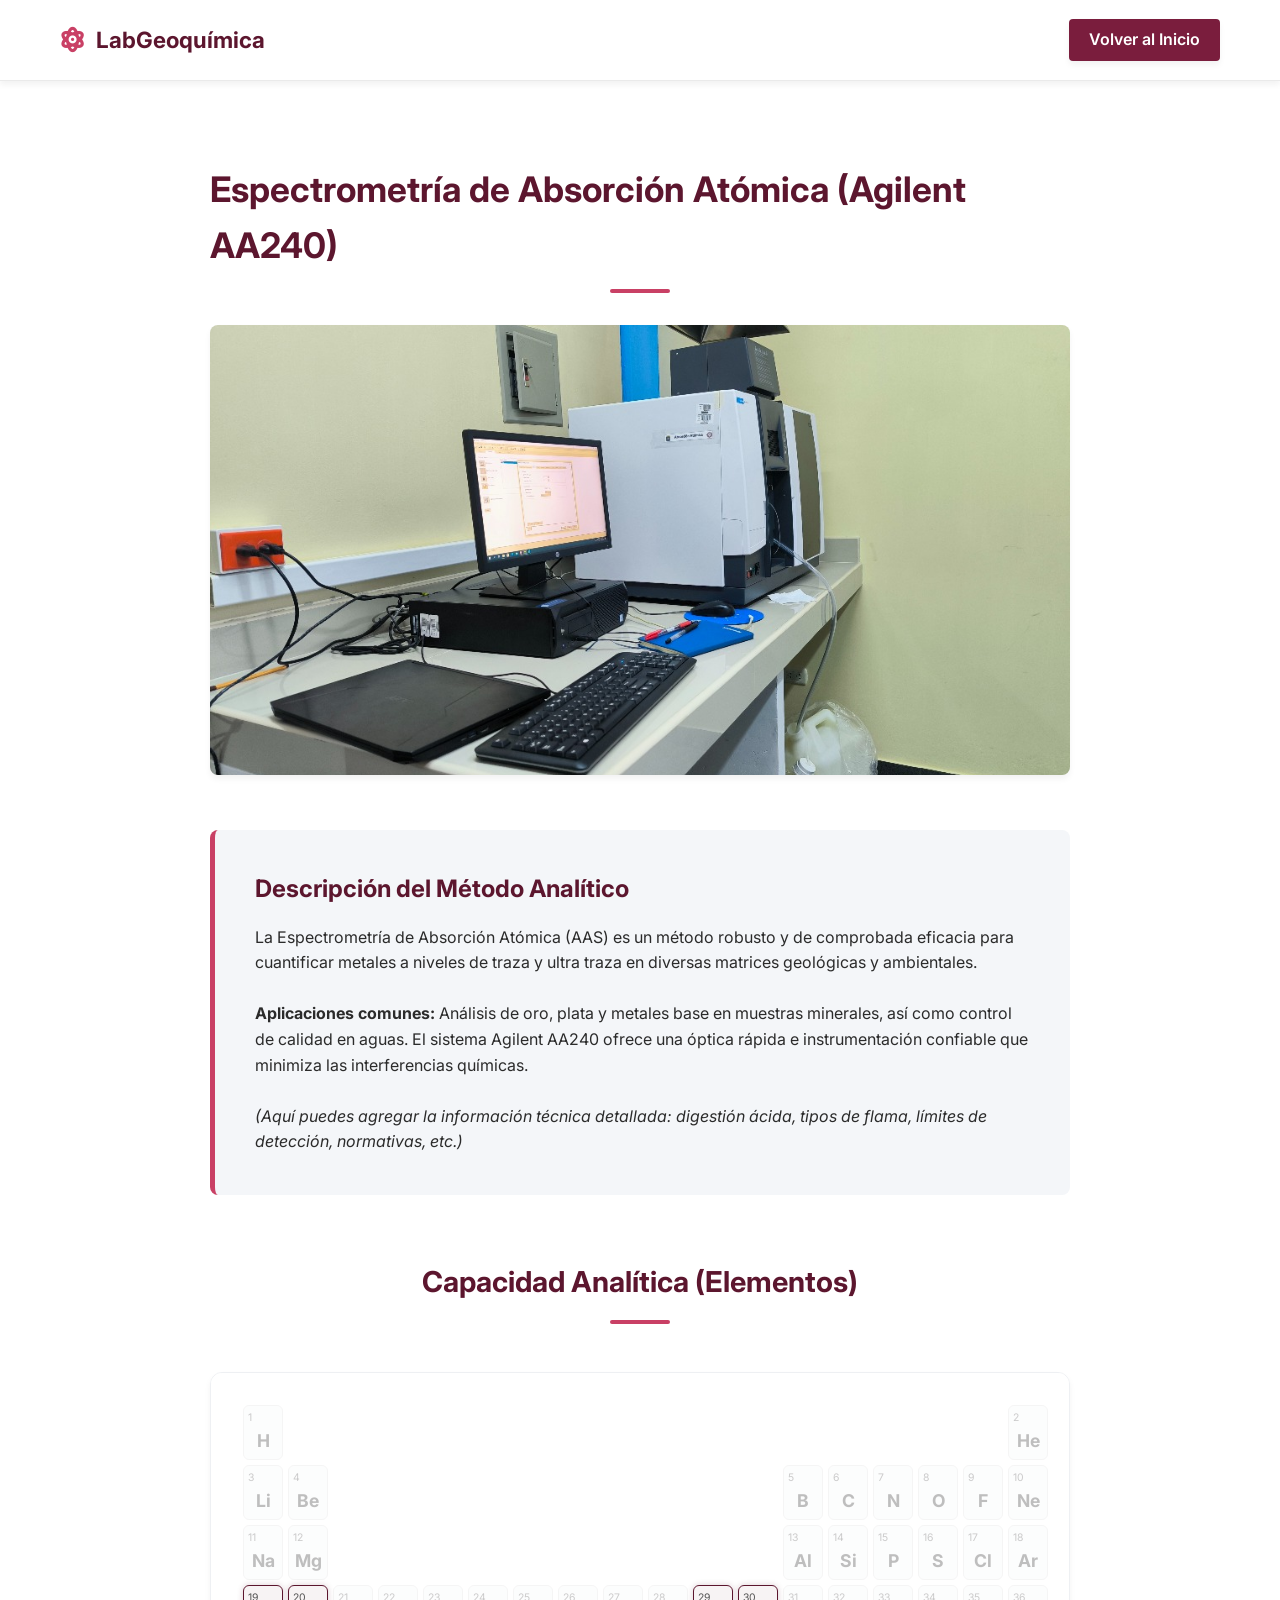
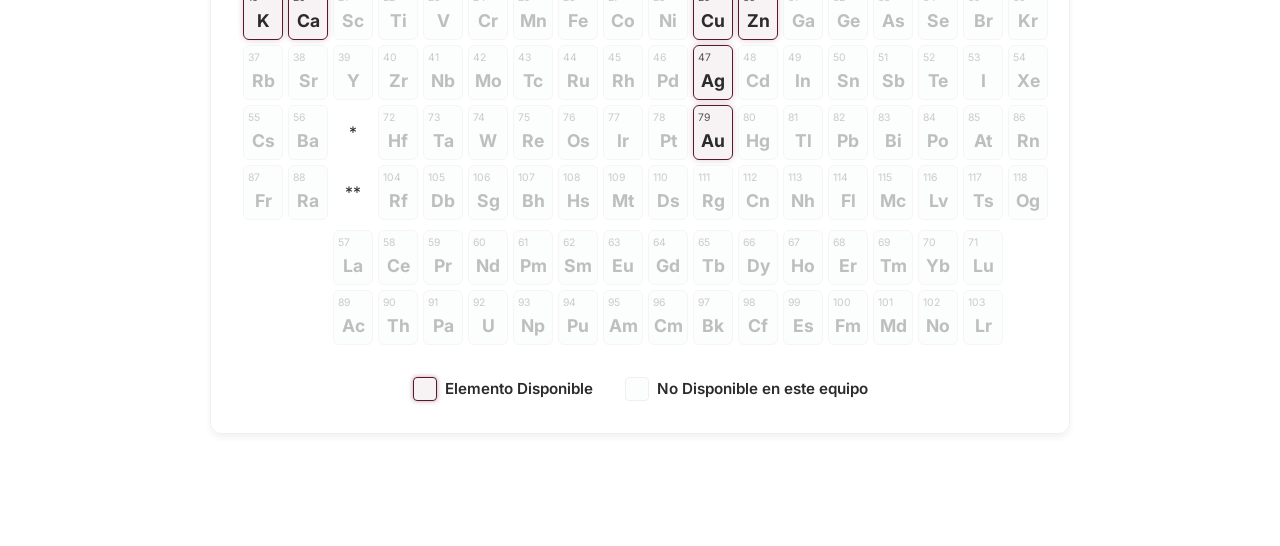
<file: geoquimica_lab/detalle-aa240.html>
<!DOCTYPE html>
<html lang="es">
<head>
    <meta charset="UTF-8">
    <meta name="viewport" content="width=device-width, initial-scale=1.0">
    <title>Espectrometría AA240 - LabGeoquímica</title>
    <link href="https://fonts.googleapis.com/css2?family=Inter:wght@300;400;600;700&display=swap" rel="stylesheet">
    <link rel="stylesheet" href="https://cdnjs.cloudflare.com/ajax/libs/font-awesome/6.4.0/css/all.min.css">
    <link rel="stylesheet" href="styles.css">
    <link rel="stylesheet" href="tabla-periodica.css">
</head>
<body>
    <nav class="navbar" style="position: relative; background: var(--bg-white); border-bottom: 1px solid #eaeaea;">
        <div class="container">
            <a href="index.html" class="logo"><i class="fas fa-atom"></i> LabGeoquímica</a>
            <a href="index.html" class="btn btn-primary" style="padding: 8px 20px; border-radius: 4px;">Volver al Inicio</a>
        </div>
    </nav>
    <section class="section-padding">
        <div class="container" style="max-width: 900px;">
            <h1 class="section-title" style="font-size: 2.2rem; margin-bottom: 2rem; text-align: left;">Espectrometría de Absorción Atómica (Agilent AA240)</h1>
            <img src="aa240.jpg" alt="Agilent AA240" style="width:100%; height:450px; object-fit:cover; border-radius:8px; margin-bottom: 3rem; box-shadow: var(--shadow-sm);">
            
            <div style="background: var(--bg-light); padding: 2.5rem; border-radius: 8px; border-left: 5px solid var(--accent-color);">
                <h3 style="color: var(--primary-color); margin-bottom: 1rem; font-size: 1.5rem;">Descripción del Método Analítico</h3>
                <p>La Espectrometría de Absorción Atómica (AAS) es un método robusto y de comprobada eficacia para cuantificar metales a niveles de traza y ultra traza en diversas matrices geológicas y ambientales.</p>
                <br>
                <p><strong>Aplicaciones comunes:</strong> Análisis de oro, plata y metales base en muestras minerales, así como control de calidad en aguas. El sistema Agilent AA240 ofrece una óptica rápida e instrumentación confiable que minimiza las interferencias químicas.</p>
                <br>
                <p><em>(Aquí puedes agregar la información técnica detallada: digestión ácida, tipos de flama, límites de detección, normativas, etc.)</em></p>
            </div>
            
            <h2 class="section-title" style="margin-top: 4rem; font-size: 1.8rem;">Capacidad Analítica (Elementos)</h2>
            <div id="periodic-table" data-equipo="aa240" class="pt-container"></div>
            
        </div>
    </section>
    <script src="tabla-periodica.js"></script>
</body>
</html>
</file>
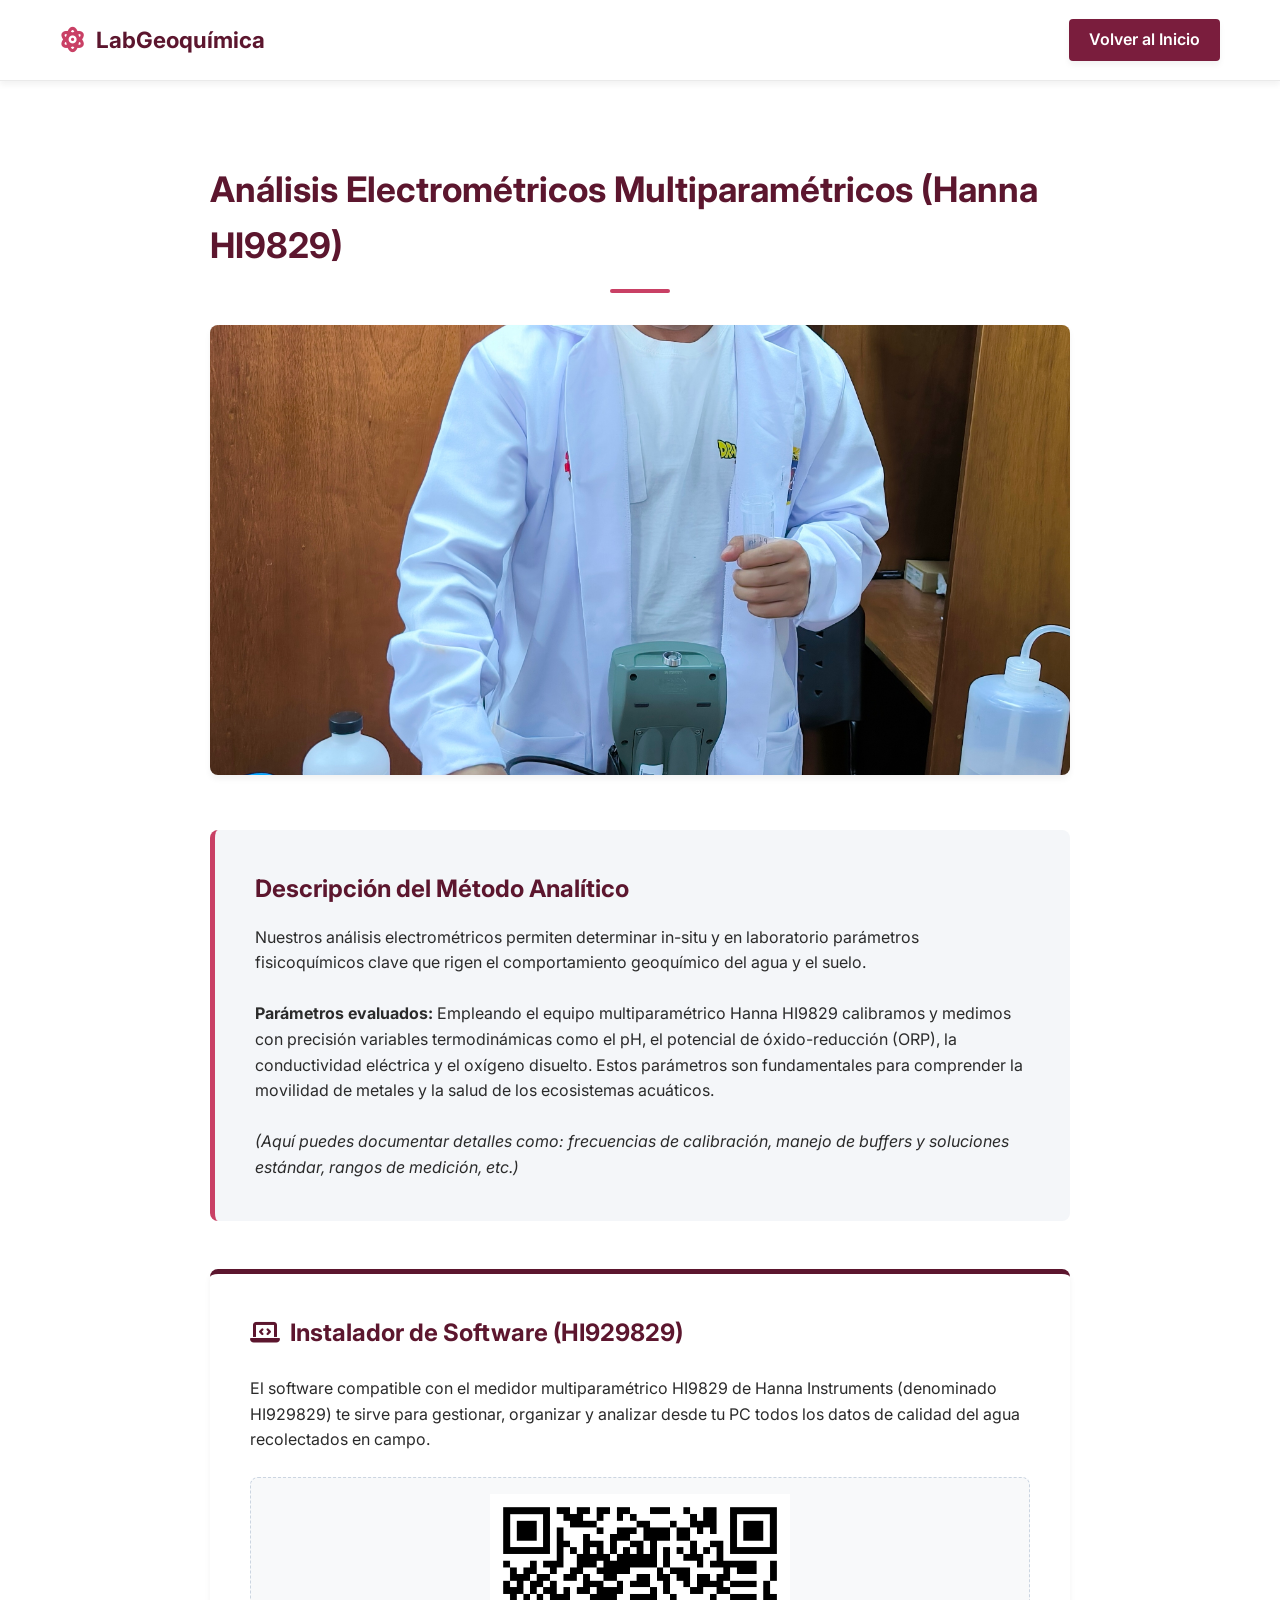
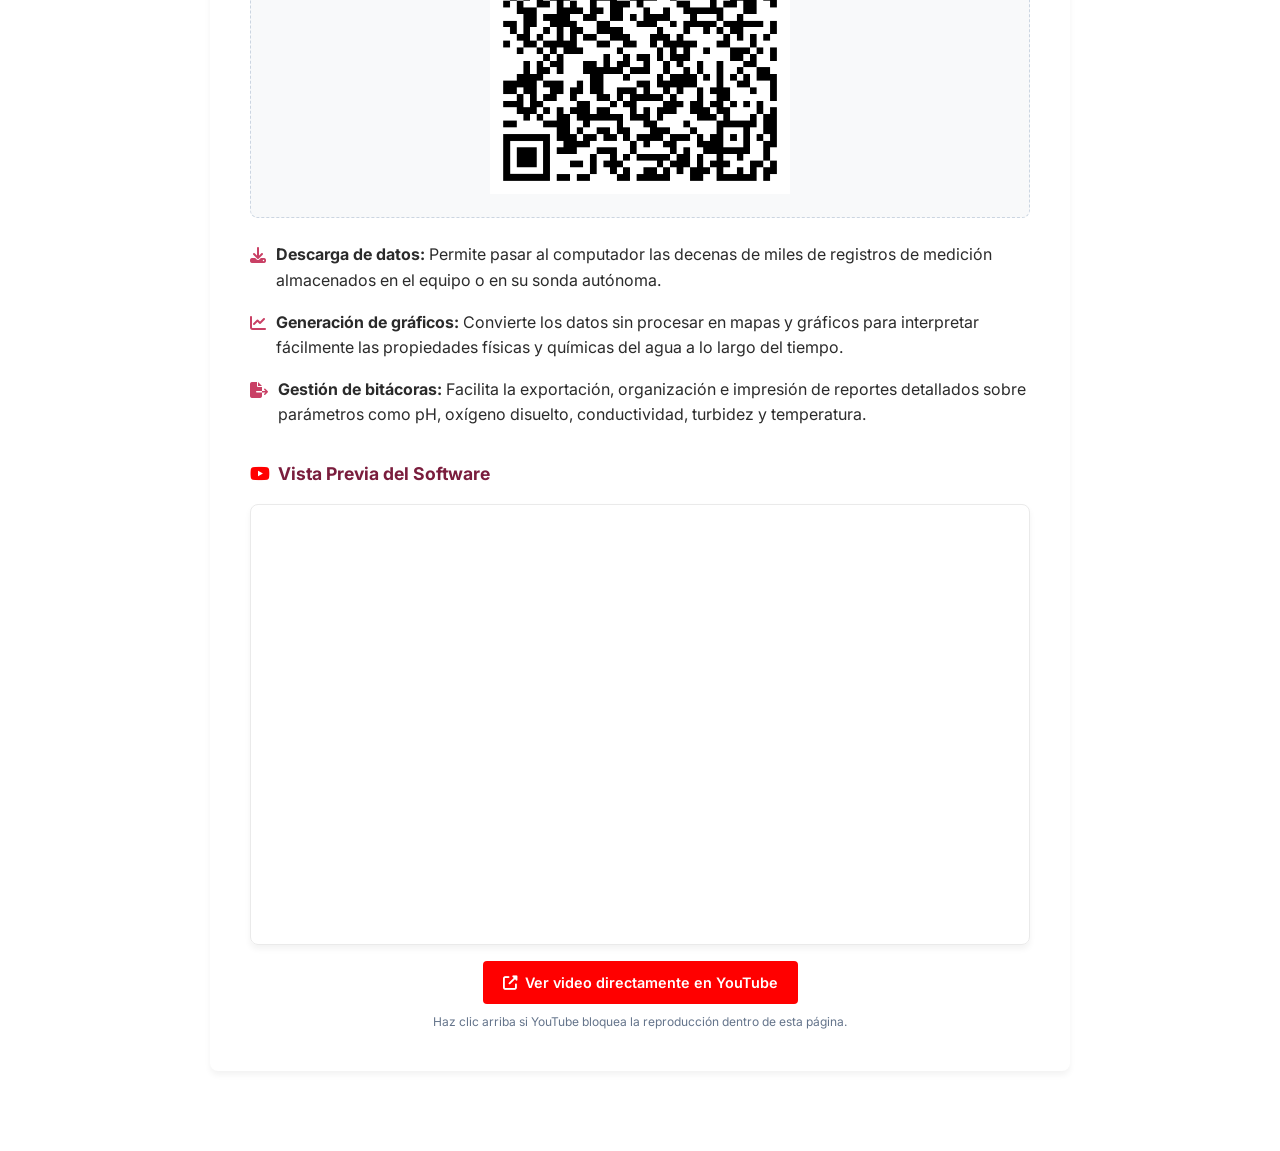
<file: geoquimica_lab/detalle-electrometricos.html>
<!DOCTYPE html>
<html lang="es">
<head>
    <meta charset="UTF-8">
    <meta name="viewport" content="width=device-width, initial-scale=1.0">
    <title>Análisis Electrométricos - LabGeoquímica</title>
    <link href="https://fonts.googleapis.com/css2?family=Inter:wght@300;400;600;700&display=swap" rel="stylesheet">
    <link rel="stylesheet" href="https://cdnjs.cloudflare.com/ajax/libs/font-awesome/6.4.0/css/all.min.css">
    <link rel="stylesheet" href="styles.css">
</head>
<body>
    <nav class="navbar" style="position: relative; background: var(--bg-white); border-bottom: 1px solid #eaeaea;">
        <div class="container">
            <a href="index.html" class="logo"><i class="fas fa-atom"></i> LabGeoquímica</a>
            <a href="index.html" class="btn btn-primary" style="padding: 8px 20px; border-radius: 4px;">Volver al Inicio</a>
        </div>
    </nav>
    <section class="section-padding">
        <div class="container" style="max-width: 900px;">
            <h1 class="section-title" style="font-size: 2.2rem; margin-bottom: 2rem; text-align: left;">Análisis Electrométricos Multiparamétricos (Hanna HI9829)</h1>
            <img src="electroquimicos.jpg" alt="Análisis Electrométrico" style="width:100%; height:450px; object-fit:cover; border-radius:8px; margin-bottom: 3rem; box-shadow: var(--shadow-sm);">
            
            <div style="background: var(--bg-light); padding: 2.5rem; border-radius: 8px; border-left: 5px solid var(--accent-color);">
                <h3 style="color: var(--primary-color); margin-bottom: 1rem; font-size: 1.5rem;">Descripción del Método Analítico</h3>
                <p>Nuestros análisis electrométricos permiten determinar in-situ y en laboratorio parámetros fisicoquímicos clave que rigen el comportamiento geoquímico del agua y el suelo.</p>
                <br>
                <p><strong>Parámetros evaluados:</strong> Empleando el equipo multiparamétrico Hanna HI9829 calibramos y medimos con precisión variables termodinámicas como el pH, el potencial de óxido-reducción (ORP), la conductividad eléctrica y el oxígeno disuelto. Estos parámetros son fundamentales para comprender la movilidad de metales y la salud de los ecosistemas acuáticos.</p>
                <br>
                <p><em>(Aquí puedes documentar detalles como: frecuencias de calibración, manejo de buffers y soluciones estándar, rangos de medición, etc.)</em></p>
            </div>

            <!-- SECCIÓN DE SOFTWARE HI929829 -->
            <div style="margin-top: 3rem; background: var(--bg-white); padding: 2.5rem; border-radius: 8px; box-shadow: var(--shadow-sm); border-top: 5px solid var(--primary-color);">
                <h3 style="color: var(--primary-color); margin-bottom: 1.5rem; font-size: 1.5rem;"><i class="fas fa-laptop-code" style="margin-right: 10px;"></i>Instalador de Software (HI929829)</h3>
                
                <p style="margin-bottom: 1.5rem;">El software compatible con el medidor multiparamétrico HI9829 de Hanna Instruments (denominado HI929829) te sirve para gestionar, organizar y analizar desde tu PC todos los datos de calidad del agua recolectados en campo.</p>
                
                <div style="display: grid; grid-template-columns: 1fr; gap: 2rem;">
                    
                    <!-- Columna Izquierda: Imagen y Lista -->
                    <div>
                        <div style="background: #f8f9fa; padding: 1rem; border-radius: 8px; border: 1px dashed #cbd5e1; margin-bottom: 1.5rem; text-align: center;">
                            <img src="software-hanna-hi929829.png" alt="Instalador de Software HI929829" style="width:100%; max-height: 300px; object-fit:contain; border-radius:4px;">
                        </div>
                        
                        <ul style="list-style-type: none; padding-left: 0; line-height: 1.6;">
                            <li style="margin-bottom: 1rem; display: flex; gap: 10px;">
                                <i class="fas fa-download" style="color: var(--accent-color); margin-top: 5px;"></i>
                                <span><strong>Descarga de datos:</strong> Permite pasar al computador las decenas de miles de registros de medición almacenados en el equipo o en su sonda autónoma.</span>
                            </li>
                            <li style="margin-bottom: 1rem; display: flex; gap: 10px;">
                                <i class="fas fa-chart-line" style="color: var(--accent-color); margin-top: 5px;"></i>
                                <span><strong>Generación de gráficos:</strong> Convierte los datos sin procesar en mapas y gráficos para interpretar fácilmente las propiedades físicas y químicas del agua a lo largo del tiempo.</span>
                            </li>
                            <li style="display: flex; gap: 10px;">
                                <i class="fas fa-file-export" style="color: var(--accent-color); margin-top: 5px;"></i>
                                <span><strong>Gestión de bitácoras:</strong> Facilita la exportación, organización e impresión de reportes detallados sobre parámetros como pH, oxígeno disuelto, conductividad, turbidez y temperatura.</span>
                            </li>
                        </ul>
                    </div>

                    <!-- Columna Derecha: Video -->
                    <div>
                        <h4 style="font-size: 1.1rem; color: var(--secondary-color); margin-bottom: 1rem;"><i class="fab fa-youtube" style="color: #ff0000; margin-right: 8px;"></i>Vista Previa del Software</h4>
                        <div style="position: relative; padding-bottom: 56.25%; height: 0; overflow: hidden; border-radius: 8px; box-shadow: var(--shadow-sm); border: 1px solid #eaeaea; margin-bottom: 1rem;">
                            <iframe style="position: absolute; top: 0; left: 0; width: 100%; height: 100%;" src="https://www.youtube.com/embed/UOwko2oruPw" title="Hanna HI9829 Software Preview" frameborder="0" allow="accelerometer; autoplay; clipboard-write; encrypted-media; gyroscope; picture-in-picture; web-share" allowfullscreen></iframe>
                        </div>
                        <div style="text-align: center;">
                            <a href="https://www.youtube.com/watch?v=UOwko2oruPw" target="_blank" style="display: inline-block; padding: 10px 20px; background-color: #ff0000; color: white; text-decoration: none; border-radius: 4px; font-weight: 600; font-size: 0.9rem; transition: background-color 0.2s;"><i class="fas fa-external-link-alt" style="margin-right: 8px;"></i>Ver video directamente en YouTube</a>
                            <p style="font-size: 0.75rem; color: #64748b; margin-top: 0.5rem;">Haz clic arriba si YouTube bloquea la reproducción dentro de esta página.</p>
                        </div>
                    </div>
                    
                </div>
            </div>
        </div>
    </section>
</body>
</html>
</file>
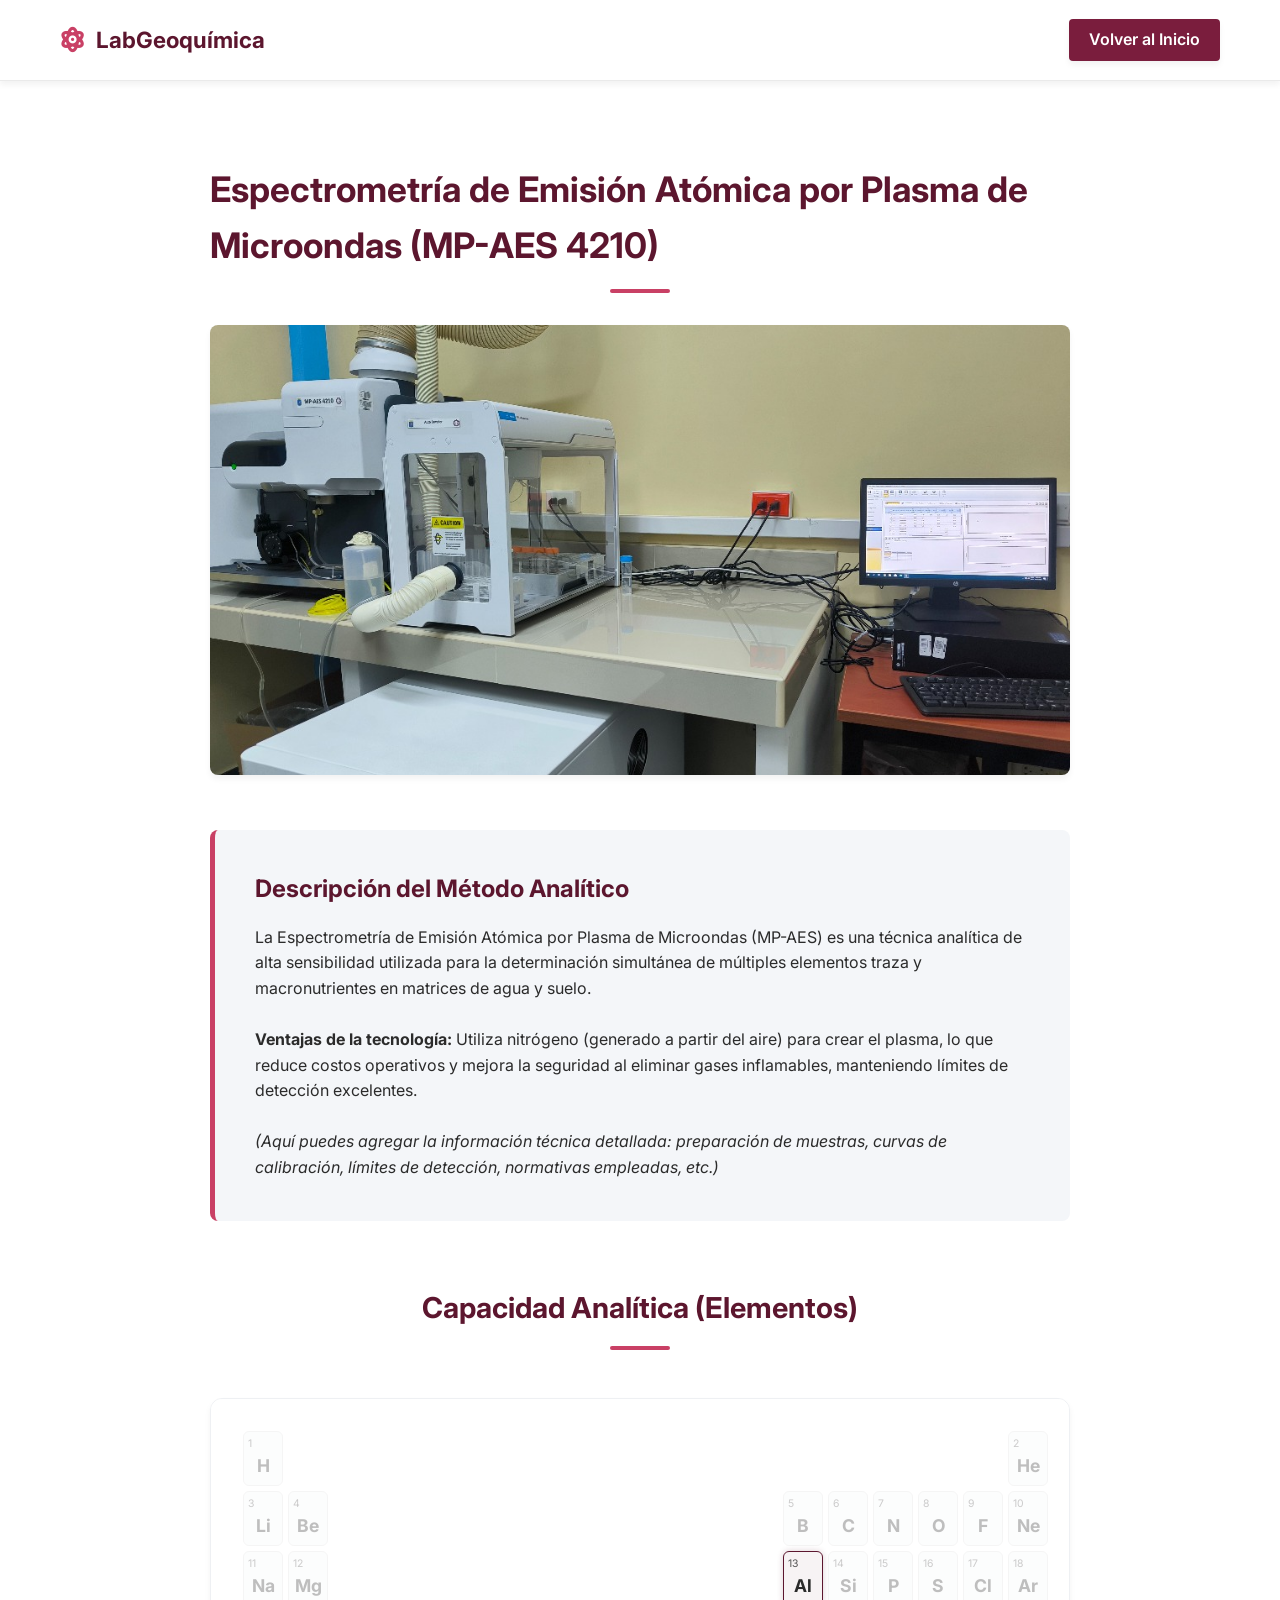
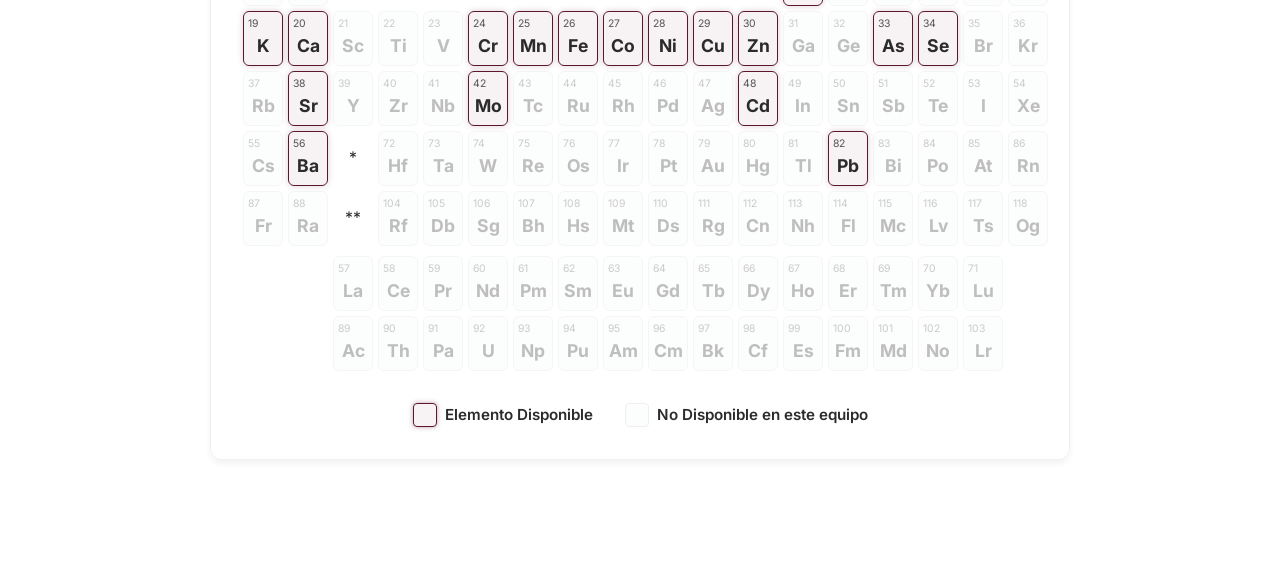
<file: geoquimica_lab/detalle-mp-aes.html>
<!DOCTYPE html>
<html lang="es">
<head>
    <meta charset="UTF-8">
    <meta name="viewport" content="width=device-width, initial-scale=1.0">
    <title>Espectrometría MP-AES - LabGeoquímica</title>
    <link href="https://fonts.googleapis.com/css2?family=Inter:wght@300;400;600;700&display=swap" rel="stylesheet">
    <link rel="stylesheet" href="https://cdnjs.cloudflare.com/ajax/libs/font-awesome/6.4.0/css/all.min.css">
    <link rel="stylesheet" href="styles.css">
    <link rel="stylesheet" href="tabla-periodica.css">
</head>
<body>
    <nav class="navbar" style="position: relative; background: var(--bg-white); border-bottom: 1px solid #eaeaea;">
        <div class="container">
            <a href="index.html" class="logo"><i class="fas fa-atom"></i> LabGeoquímica</a>
            <a href="index.html" class="btn btn-primary" style="padding: 8px 20px; border-radius: 4px;">Volver al Inicio</a>
        </div>
    </nav>
    <section class="section-padding">
        <div class="container" style="max-width: 900px;">
            <h1 class="section-title" style="font-size: 2.2rem; margin-bottom: 2rem; text-align: left;">Espectrometría de Emisión Atómica por Plasma de Microondas (MP-AES 4210)</h1>
            <img src="mp-aes.jpg" alt="Agilent MP-AES 4210" style="width:100%; height:450px; object-fit:cover; border-radius:8px; margin-bottom: 3rem; box-shadow: var(--shadow-sm);">
            
            <div style="background: var(--bg-light); padding: 2.5rem; border-radius: 8px; border-left: 5px solid var(--accent-color);">
                <h3 style="color: var(--primary-color); margin-bottom: 1rem; font-size: 1.5rem;">Descripción del Método Analítico</h3>
                <p>La Espectrometría de Emisión Atómica por Plasma de Microondas (MP-AES) es una técnica analítica de alta sensibilidad utilizada para la determinación simultánea de múltiples elementos traza y macronutrientes en matrices de agua y suelo.</p>
                <br>
                <p><strong>Ventajas de la tecnología:</strong> Utiliza nitrógeno (generado a partir del aire) para crear el plasma, lo que reduce costos operativos y mejora la seguridad al eliminar gases inflamables, manteniendo límites de detección excelentes.</p>
                <br>
                <p><em>(Aquí puedes agregar la información técnica detallada: preparación de muestras, curvas de calibración, límites de detección, normativas empleadas, etc.)</em></p>
            </div>
            
            <h2 class="section-title" style="margin-top: 4rem; font-size: 1.8rem;">Capacidad Analítica (Elementos)</h2>
            <div id="periodic-table" data-equipo="mp-aes" class="pt-container"></div>
            
        </div>
    </section>
    <script src="tabla-periodica.js"></script>
</body>
</html>
</file>
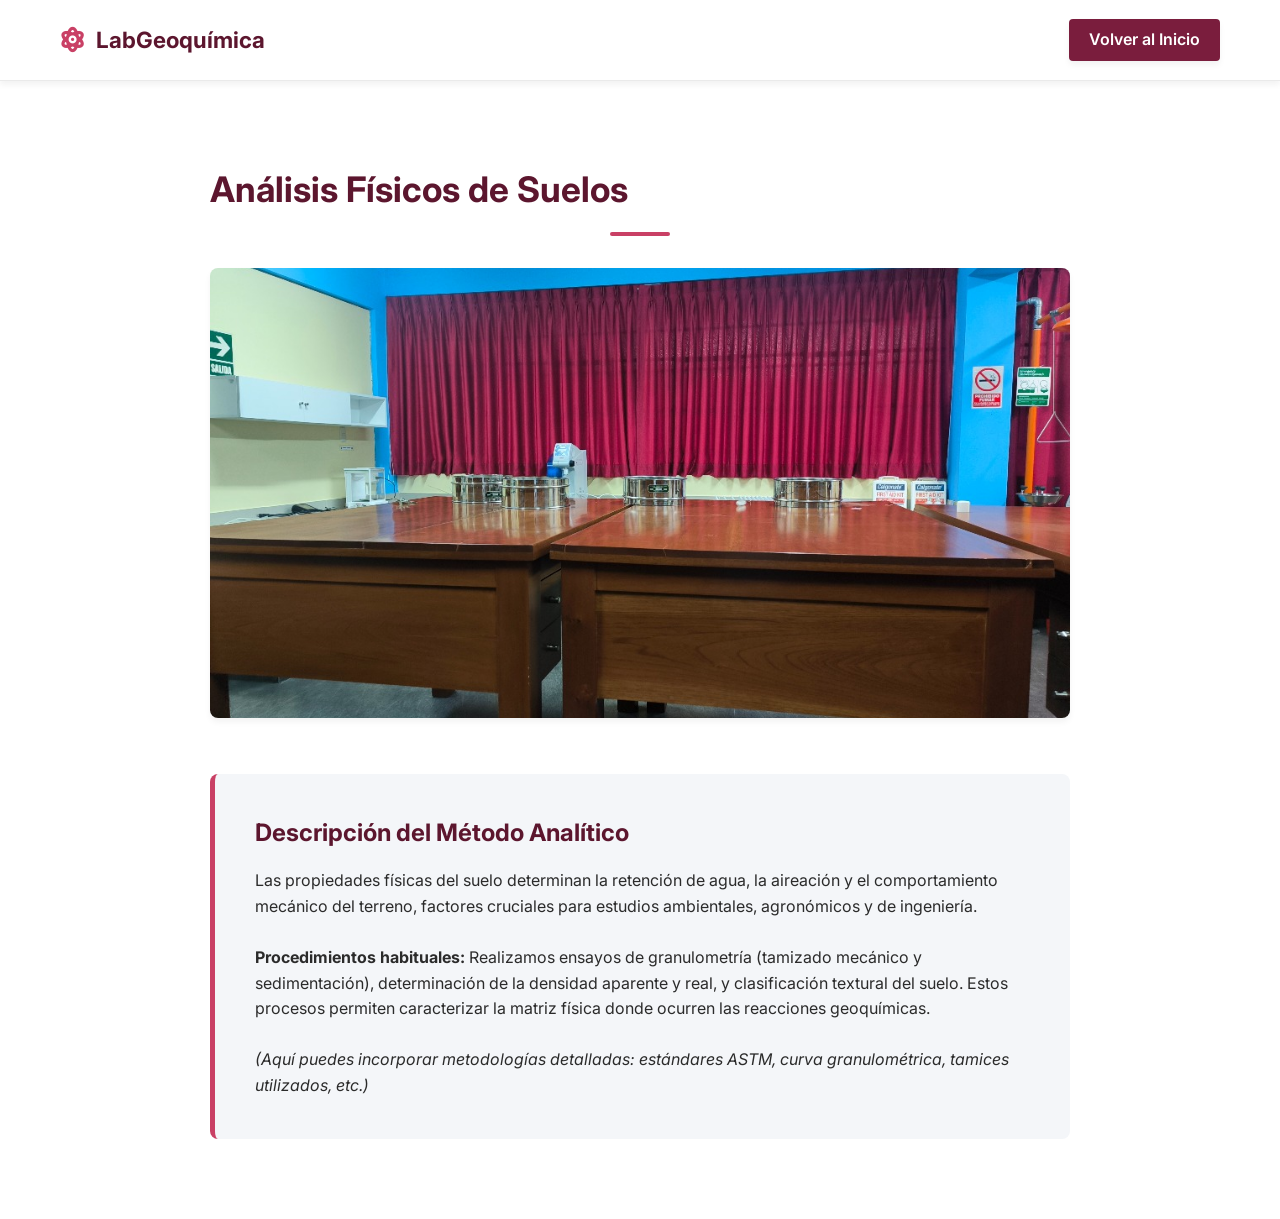
<file: geoquimica_lab/detalle-suelos.html>
<!DOCTYPE html>
<html lang="es">
<head>
    <meta charset="UTF-8">
    <meta name="viewport" content="width=device-width, initial-scale=1.0">
    <title>Análisis Físicos de Suelos - LabGeoquímica</title>
    <link href="https://fonts.googleapis.com/css2?family=Inter:wght@300;400;600;700&display=swap" rel="stylesheet">
    <link rel="stylesheet" href="https://cdnjs.cloudflare.com/ajax/libs/font-awesome/6.4.0/css/all.min.css">
    <link rel="stylesheet" href="styles.css">
</head>
<body>
    <nav class="navbar" style="position: relative; background: var(--bg-white); border-bottom: 1px solid #eaeaea;">
        <div class="container">
            <a href="index.html" class="logo"><i class="fas fa-atom"></i> LabGeoquímica</a>
            <a href="index.html" class="btn btn-primary" style="padding: 8px 20px; border-radius: 4px;">Volver al Inicio</a>
        </div>
    </nav>
    <section class="section-padding">
        <div class="container" style="max-width: 900px;">
            <h1 class="section-title" style="font-size: 2.2rem; margin-bottom: 2rem; text-align: left;">Análisis Físicos de Suelos</h1>
            <img src="granulometria.jpg" alt="Análisis Físicos de Suelos" style="width:100%; height:450px; object-fit:cover; border-radius:8px; margin-bottom: 3rem; box-shadow: var(--shadow-sm);">
            
            <div style="background: var(--bg-light); padding: 2.5rem; border-radius: 8px; border-left: 5px solid var(--accent-color);">
                <h3 style="color: var(--primary-color); margin-bottom: 1rem; font-size: 1.5rem;">Descripción del Método Analítico</h3>
                <p>Las propiedades físicas del suelo determinan la retención de agua, la aireación y el comportamiento mecánico del terreno, factores cruciales para estudios ambientales, agronómicos y de ingeniería.</p>
                <br>
                <p><strong>Procedimientos habituales:</strong> Realizamos ensayos de granulometría (tamizado mecánico y sedimentación), determinación de la densidad aparente y real, y clasificación textural del suelo. Estos procesos permiten caracterizar la matriz física donde ocurren las reacciones geoquímicas.</p>
                <br>
                <p><em>(Aquí puedes incorporar metodologías detalladas: estándares ASTM, curva granulométrica, tamices utilizados, etc.)</em></p>
            </div>
        </div>
    </section>
</body>
</html>
</file>
<file: geoquimica_lab/styles.css>
/* 
   =============================================
   VARIABLES Y CONFIGURACIÓN BASE (Paleta de color)
   ============================================= 
*/
:root {
    --primary-color: #5c162e;      /* Color vino profundo */
    --secondary-color: #7a1d3d;    /* Color vino medio */
    --accent-color: #c94065;       /* Rojo vino vibrante para detalles */
    --bg-light: #f4f6f9;           /* Gris muy claro limpio */
    --bg-white: #ffffff;           /* Blanco puro */
    --text-main: #2b2b2b;          /* Texto gris oscuro para fácil lectura */
    --text-muted: #6c757d;         /* Texto secundario */
    --transition: all 0.3s ease;
    --shadow-sm: 0 4px 6px rgba(0, 0, 0, 0.05);
    --shadow-md: 0 10px 20px rgba(0, 0, 0, 0.08);
}

* {
    margin: 0;
    padding: 0;
    box-sizing: border-box;
}

html {
    scroll-behavior: smooth;
    font-size: 16px;
}

body {
    font-family: 'Inter', sans-serif;
    color: var(--text-main);
    line-height: 1.6;
    background-color: var(--bg-white);
    overflow-x: hidden;
}

/* =============================================
   CLASES DE UTILIDAD GENERALES
   ============================================= */
.container {
    max-width: 1200px;
    margin: 0 auto;
    padding: 0 20px;
}

.section-padding {
    padding: 5rem 0;
}

.bg-light {
    background-color: var(--bg-light);
}

.mt-2 { margin-top: 1rem; }
.mt-3 { margin-top: 1.5rem; }
.mt-5 { margin-top: 3rem; }
.w-100 { width: 100%; }

.section-title {
    text-align: center;
    font-size: 2.2rem;
    color: var(--primary-color);
    margin-bottom: 3rem;
    position: relative;
    font-weight: 700;
}

/* Subrayado elegante para los títulos de sección */
.section-title::after {
    content: '';
    display: block;
    width: 60px;
    height: 4px;
    background-color: var(--accent-color);
    margin: 15px auto 0;
    border-radius: 2px;
}

.grid {
    display: grid;
    gap: 2rem;
}

/* Botones */
.btn {
    display: inline-block;
    padding: 12px 30px;
    border-radius: 4px;
    font-weight: 600;
    text-decoration: none;
    text-align: center;
    cursor: pointer;
    transition: var(--transition);
    border: none;
    font-size: 1rem;
}

.btn-primary {
    background-color: var(--secondary-color);
    color: var(--bg-white);
    box-shadow: var(--shadow-sm);
}

.btn-primary:hover {
    background-color: var(--primary-color);
    transform: translateY(-2px);
    box-shadow: var(--shadow-md);
}

/* Animaciones Reveal (Scroll) */
.reveal {
    opacity: 0;
    transform: translateY(30px);
    transition: all 0.8s ease-out;
}
.reveal.active {
    opacity: 1;
    transform: translateY(0);
}

/* =============================================
   MENÚ DE NAVEGACIÓN (NAVBAR)
   ============================================= */
.navbar {
    position: fixed;
    top: 0;
    left: 0;
    width: 100%;
    background-color: rgba(255, 255, 255, 0.98);
    box-shadow: var(--shadow-sm);
    z-index: 1000;
    transition: var(--transition);
}

.navbar .container {
    display: flex;
    justify-content: space-between;
    align-items: center;
    height: 80px;
}

.logo {
    font-size: 1.4rem;
    font-weight: 700;
    color: var(--primary-color);
    text-decoration: none;
    display: flex;
    align-items: center;
    gap: 10px;
}

.logo i {
    color: var(--accent-color);
    font-size: 1.6rem;
}

.nav-links {
    list-style: none;
    display: flex;
    gap: 2rem;
}

.nav-links a {
    text-decoration: none;
    color: var(--text-main);
    font-weight: 500;
    transition: var(--transition);
    position: relative;
    font-size: 0.95rem;
}

.nav-links a::after {
    content: '';
    position: absolute;
    width: 0;
    height: 2px;
    bottom: -6px;
    left: 0;
    background-color: var(--accent-color);
    transition: var(--transition);
}

.nav-links a:hover {
    color: var(--primary-color);
}

.nav-links a:hover::after {
    width: 100%;
}

.hamburger {
    display: none;
    font-size: 1.5rem;
    cursor: pointer;
    color: var(--primary-color);
}

/* =============================================
   SECCIÓN HERO (INICIO)
   ============================================= */
.hero {
    min-height: 100vh;
    display: flex;
    align-items: center;
    position: relative;
    background: url('espectrometro.png') center/cover no-repeat;
    background-attachment: fixed; /* Agrega un sutil efecto parallax */
    color: var(--bg-white);
    text-align: center;
    padding: 100px 20px 40px; /* Offset for navbar */
}

.hero::before {
    content: '';
    position: absolute;
    top: 0;
    left: 0;
    width: 100%;
    height: 100%;
    /* Capa oscura semitransparente para dar legibilidad al texto si usas foto */
    background: rgba(0, 0, 0, 0.4); 
    z-index: 1;
}

.hero-content {
    position: relative;
    z-index: 2;
    max-width: 900px;
}

.hero h1 {
    font-size: 3rem;
    font-weight: 700;
    margin-bottom: 1.5rem;
    letter-spacing: -0.5px;
    text-shadow: 0 2px 4px rgba(0,0,0,0.5);
}

.hero p {
    font-size: 1.05rem;
    font-weight: 300;
    margin-bottom: 2.5rem;
    line-height: 1.8;
    color: #e0e0e0;
    text-shadow: 0 1px 3px rgba(0,0,0,0.5);
    text-align: justify;
}

/* =============================================
   SECCIÓN: SERVICIOS Y EQUIPAMIENTO
   ============================================= */
.cards-grid {
    grid-template-columns: repeat(auto-fit, minmax(280px, 1fr));
}

.card {
    background-color: var(--bg-white);
    border-radius: 8px;
    overflow: hidden;
    box-shadow: var(--shadow-sm);
    transition: var(--transition);
    border-top: 3px solid var(--accent-color);
    display: flex;
    flex-direction: column;
}

.card:hover {
    transform: translateY(-8px);
    box-shadow: var(--shadow-md);
}

.card-img {
    height: 250px;
    background-color: #e9ecef;
    background-size: cover;
    background-position: center;
}

.card-content {
    padding: 1.5rem;
    flex-grow: 1;
    display: flex;
    flex-direction: column;
}

.card h3 {
    font-size: 1.2rem;
    color: var(--primary-color);
    margin-bottom: 0.3rem;
    line-height: 1.3;
}

.card .subtitle {
    font-size: 0.9rem;
    color: var(--accent-color);
    font-weight: 600;
    margin-bottom: 1.2rem;
}

.card-details {
    font-size: 0.9rem;
    color: var(--text-muted);
    margin-top: auto;
}

.card-details p {
    margin-bottom: 0.6rem;
    line-height: 1.5;
}

.card-details strong {
    color: var(--text-main);
}

/* Próximamente (Metodologías en desarrollo) */
.upcoming-services {
    background-color: #f0f7f9;
    border: 1px solid var(--accent-color);
    border-radius: 8px;
    padding: 0;
    text-align: center;
    display: flex;
    overflow: hidden;
    flex-wrap: wrap;
}

.upcoming-img {
    flex: 1;
    min-width: 300px;
    background-size: cover;
    background-position: center;
    min-height: 300px;
}

.upcoming-content {
    flex: 1.5;
    padding: 3rem;
    display: flex;
    flex-direction: column;
    justify-content: center;
}

.upcoming-header {
    margin-bottom: 1.5rem;
}

.upcoming-header i {
    font-size: 2rem;
    color: var(--accent-color);
    margin-bottom: 0.5rem;
}

.upcoming-header h3 {
    color: var(--primary-color);
    font-size: 1.5rem;
}

.upcoming-header p {
    color: var(--text-muted);
    font-style: italic;
    font-size: 0.9rem;
}

.upcoming-list {
    list-style: none;
    display: flex;
    flex-wrap: wrap;
    justify-content: center;
    gap: 2rem;
}

.upcoming-list li {
    font-size: 1rem;
    font-weight: 600;
    color: var(--primary-color);
    display: flex;
    align-items: center;
    gap: 0.5rem;
}

.upcoming-list i {
    color: var(--accent-color);
}

/* =============================================
   SECCIÓN: LÍNEAS DE INVESTIGACIÓN
   ============================================= */
.research-grid {
    grid-template-columns: repeat(auto-fit, minmax(240px, 1fr));
}

.research-item {
    text-align: center;
    padding: 2.5rem 1.5rem;
    background-color: var(--bg-white);
    border-radius: 8px;
    box-shadow: var(--shadow-sm);
    transition: var(--transition);
    border: 1px solid #eef0f3;
}

.research-item:hover {
    box-shadow: var(--shadow-md);
    transform: translateY(-5px);
    border-color: var(--accent-color);
}

.research-item .icon-box {
    width: 70px;
    height: 70px;
    margin: 0 auto 1.5rem;
    background-color: rgba(201, 64, 101, 0.1);
    border-radius: 50%;
    display: flex;
    align-items: center;
    justify-content: center;
    font-size: 1.8rem;
    color: var(--secondary-color);
    transition: var(--transition);
}

.research-item:hover .icon-box {
    background-color: var(--secondary-color);
    color: var(--bg-white);
}

.research-item h4 {
    font-size: 1.05rem;
    color: var(--primary-color);
    line-height: 1.4;
}

/* =============================================
   SECCIÓN: CONTACTO
   ============================================= */
.contact-wrapper {
    display: grid;
    grid-template-columns: 1fr 1.2fr;
    gap: 0; /* Sin gap porque están pegados, lo manejaremos con padding interno */
    background: var(--bg-white);
    border-radius: 8px;
    overflow: hidden;
    box-shadow: var(--shadow-md);
}

.contact-info {
    padding: 3rem;
    background-color: var(--primary-color);
    color: var(--bg-white);
}

.contact-info h3 {
    font-size: 1.6rem;
    margin-bottom: 2rem;
    color: var(--bg-white);
}

.info-item {
    display: flex;
    align-items: flex-start;
    gap: 1rem;
    margin-bottom: 1.5rem;
}

.info-item i {
    font-size: 1.2rem;
    color: var(--accent-color);
    margin-top: 4px;
}

.info-item p {
    font-size: 0.95rem;
    line-height: 1.5;
    color: #e0e0e0;
}

.info-item strong {
    color: var(--bg-white);
}

/* Contenedor del Mapa */
.map-placeholder {
    width: 100%;
    height: 220px;
    background-color: rgba(0, 0, 0, 0.2);
    border-radius: 4px;
    display: flex;
    flex-direction: column;
    align-items: center;
    justify-content: center;
    color: rgba(255, 255, 255, 0.6);
    border: 1px dashed rgba(255, 255, 255, 0.3);
    text-align: center;
    padding: 1rem;
}

.map-placeholder i {
    font-size: 2rem;
    margin-bottom: 0.5rem;
}

.contact-form-container {
    padding: 3rem;
}

.contact-form-container h3 {
    font-size: 1.6rem;
    color: var(--primary-color);
    margin-bottom: 2rem;
}

.form-group {
    margin-bottom: 1.5rem;
}

.form-group label {
    display: block;
    margin-bottom: 0.5rem;
    font-weight: 600;
    color: var(--text-main);
    font-size: 0.9rem;
}

.form-group input,
.form-group textarea {
    width: 100%;
    padding: 12px 15px;
    border: 1px solid #ced4da;
    border-radius: 4px;
    font-family: inherit;
    font-size: 0.95rem;
    transition: var(--transition);
    background-color: #fafafa;
}

.form-group input:focus,
.form-group textarea:focus {
    outline: none;
    border-color: var(--secondary-color);
    background-color: var(--bg-white);
    box-shadow: 0 0 0 3px rgba(122, 29, 61, 0.1);
}

/* =============================================
   FOOTER
   ============================================= */
.footer {
    background-color: #300714;
    color: #99a2aa;
    text-align: center;
    padding: 1.5rem 0;
    font-size: 0.9rem;
}

/* =============================================
   DISEÑO RESPONSIVE (MEDIA QUERIES)
   ============================================= */
@media (max-width: 992px) {
    .contact-wrapper {
        grid-template-columns: 1fr;
    }
}

@media (max-width: 768px) {
    .hero h1 { font-size: 2.2rem; }
    .hero p { 
        font-size: 0.95rem; 
        text-align: left;
    }
    .section-title { font-size: 1.8rem; }
    
    /* Adaptación del menú para móvil */
    .nav-links {
        position: absolute;
        top: 80px;
        left: -100%;
        flex-direction: column;
        background-color: var(--bg-white);
        width: 100%;
        text-align: center;
        transition: 0.3s cubic-bezier(0.4, 0, 0.2, 1);
        box-shadow: var(--shadow-md);
        gap: 0;
    }
    
    .nav-links.active {
        left: 0;
    }
    
    .nav-links li {
        margin: 0;
    }
    
    .nav-links a {
        display: block;
        padding: 1.5rem;
        border-bottom: 1px solid #f1f1f1;
    }
    
    .hamburger {
        display: block;
    }

    .contact-info, .contact-form-container {
        padding: 2rem 1.5rem;
    }
}

/* =============================================
   MODAL DE LOGIN
   ============================================= */
.modal-overlay {
    position: fixed;
    top: 0;
    left: 0;
    width: 100%;
    height: 100%;
    background: rgba(0, 0, 0, 0.6);
    display: flex;
    justify-content: center;
    align-items: center;
    z-index: 2000;
    opacity: 0;
    visibility: hidden;
    transition: all 0.3s ease;
}

.modal-overlay.active {
    opacity: 1;
    visibility: visible;
}

.modal-content {
    background: var(--bg-white);
    padding: 2.5rem;
    border-radius: 8px;
    width: 90%;
    max-width: 400px;
    position: relative;
    box-shadow: 0 10px 25px rgba(0,0,0,0.2);
    transform: translateY(-20px);
    transition: all 0.3s ease;
}

.modal-overlay.active .modal-content {
    transform: translateY(0);
}

.close-modal {
    position: absolute;
    top: 15px;
    right: 20px;
    font-size: 1.5rem;
    cursor: pointer;
    color: #666;
    transition: color 0.2s ease;
}

.close-modal:hover {
    color: var(--primary-color);
}
</file>
<file: geoquimica_lab/tabla-periodica.css>
/* tabla-periodica.css */
.pt-container {
    margin: 2rem auto;
    padding: 2rem;
    background: var(--bg-white);
    border-radius: 12px;
    box-shadow: var(--shadow-sm);
    overflow-x: auto;
    border: 1px solid #eef0f3;
}

.periodic-grid {
    display: grid;
    grid-template-columns: repeat(18, minmax(40px, 1fr));
    gap: 5px;
    min-width: 800px;
    margin-bottom: 1rem;
}

.element-cell {
    position: relative;
    border: 1px solid #e0e0e0;
    border-radius: 6px;
    padding: 4px;
    text-align: center;
    cursor: default;
    transition: all 0.3s ease;
    background-color: #f8f9fa;
    display: flex;
    flex-direction: column;
    justify-content: center;
    align-items: center;
    min-height: 55px;
}

.element-cell.unavailable {
    opacity: 0.3;
}

.element-cell.available {
    cursor: pointer;
    border-color: var(--primary-color);
    box-shadow: 0 0 6px rgba(92, 22, 46, 0.2); 
    background-color: rgba(92, 22, 46, 0.05); 
}

.element-cell.available:hover {
    transform: scale(1.15);
    z-index: 10;
    background-color: var(--accent-color);
    color: white;
    border-color: var(--accent-color);
    box-shadow: 0 4px 12px rgba(0,0,0,0.2);
}

.element-cell .number {
    font-size: 0.65rem;
    align-self: flex-start;
    color: inherit;
    opacity: 0.8;
}

.element-cell .symbol {
    font-size: 1.1rem;
    font-weight: 700;
    color: inherit;
}

/* Tooltip */
.pt-tooltip {
    position: absolute;
    top: 0;
    left: 0;
    background: var(--primary-color);
    color: white;
    padding: 1rem 1.5rem;
    border-radius: 8px;
    box-shadow: var(--shadow-md);
    pointer-events: none;
    opacity: 0;
    visibility: hidden;
    transition: opacity 0.2s ease;
    z-index: 1000;
    min-width: 220px;
}

.pt-tooltip.visible {
    opacity: 1;
    visibility: visible;
}

.pt-tooltip h4 {
    margin-bottom: 0.5rem;
    font-size: 1.1rem;
    border-bottom: 1px solid rgba(255,255,255,0.2);
    padding-bottom: 0.5rem;
}

.pt-tooltip p {
    font-size: 0.95rem;
    margin-bottom: 0.3rem;
}

.pt-tooltip .status {
    margin-top: 0.8rem;
    font-size: 0.9rem;
    color: #a3e6a5; /* Greenish */
    font-weight: 600;
}

.pt-legend {
    display: flex;
    justify-content: center;
    gap: 2rem;
    margin-top: 2rem;
    font-size: 0.95rem;
    font-weight: 600;
}

.legend-item {
    display: flex;
    align-items: center;
    gap: 0.5rem;
}

.legend-box {
    width: 24px;
    height: 24px;
    border-radius: 4px;
    border: 1px solid #ccc;
}

.legend-box.available {
    background-color: rgba(92, 22, 46, 0.05);
    border-color: var(--primary-color);
    box-shadow: 0 0 5px rgba(92, 22, 46, 0.4);
}

.legend-box.unavailable {
    background-color: #f8f9fa;
    opacity: 0.3;
}
</file>
